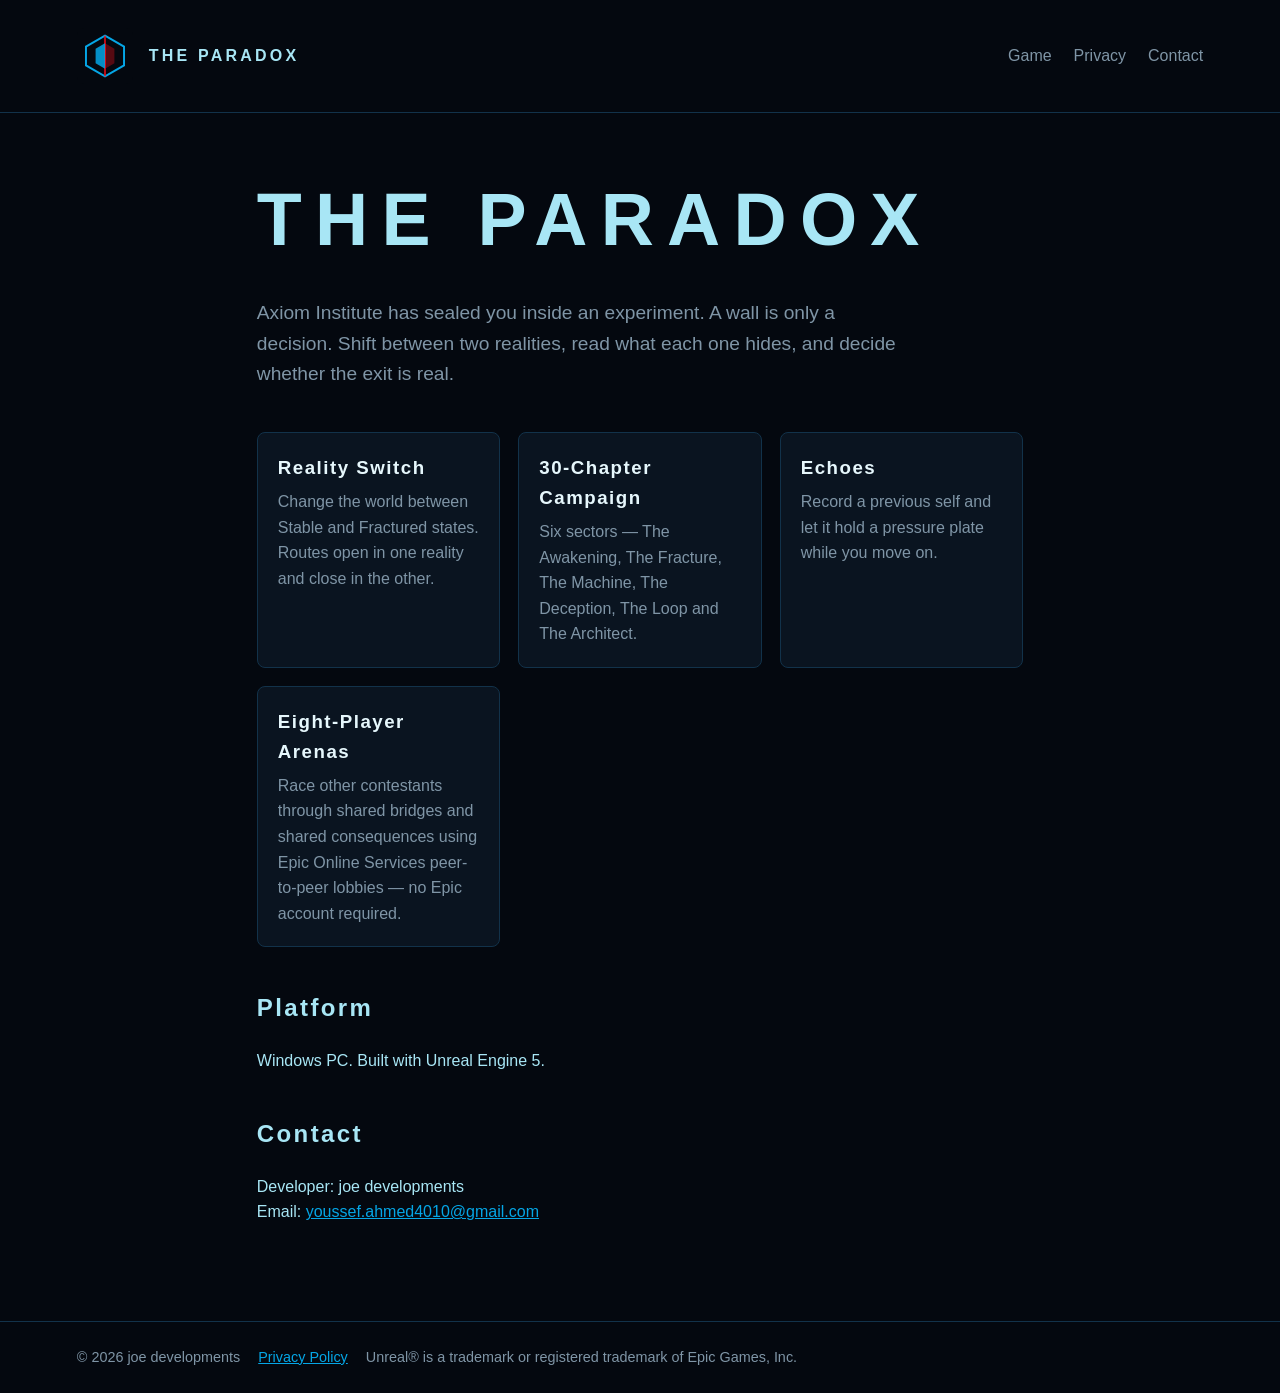
<file: index.html>
<!doctype html>
<html lang="en">
<head>
<meta charset="utf-8">
<meta name="viewport" content="width=device-width,initial-scale=1">
<title>THE PARADOX — joe developments</title>
<meta name="description" content="THE PARADOX is a first-person reality-switching puzzle game by joe developments: a 30-chapter campaign and eight-player competitive arenas.">
<link rel="icon" href="logo.svg" type="image/svg+xml">
<link rel="stylesheet" href="style.css">
</head>
<body>
<header>
  <img src="logo.svg" alt="THE PARADOX logo">
  <span class="brand">THE PARADOX</span>
  <nav><a href="index.html">Game</a><a href="privacy.html">Privacy</a><a href="#contact">Contact</a></nav>
</header>
<main>
  <section class="hero">
    <h1>THE PARADOX</h1>
    <p class="lead">Axiom Institute has sealed you inside an experiment. A wall is only a decision. Shift between two realities, read what each one hides, and decide whether the exit is real.</p>
  </section>

  <section class="grid">
    <div class="card"><h3>Reality Switch</h3><p>Change the world between Stable and Fractured states. Routes open in one reality and close in the other.</p></div>
    <div class="card"><h3>30-Chapter Campaign</h3><p>Six sectors — The Awakening, The Fracture, The Machine, The Deception, The Loop and The Architect.</p></div>
    <div class="card"><h3>Echoes</h3><p>Record a previous self and let it hold a pressure plate while you move on.</p></div>
    <div class="card"><h3>Eight-Player Arenas</h3><p>Race other contestants through shared bridges and shared consequences using Epic Online Services peer-to-peer lobbies — no Epic account required.</p></div>
  </section>

  <h2>Platform</h2>
  <p>Windows PC. Built with Unreal Engine 5.</p>

  <h2 id="contact">Contact</h2>
  <p>Developer: joe developments<br>
  Email: <a href="mailto:youssef.ahmed4010@gmail.com">youssef.ahmed4010@gmail.com</a></p>
</main>
<footer>
  <span>&copy; 2026 joe developments</span>
  <a href="privacy.html">Privacy Policy</a>
  <span>Unreal&reg; is a trademark or registered trademark of Epic Games, Inc.</span>
</footer>
</body>
</html>
</file>
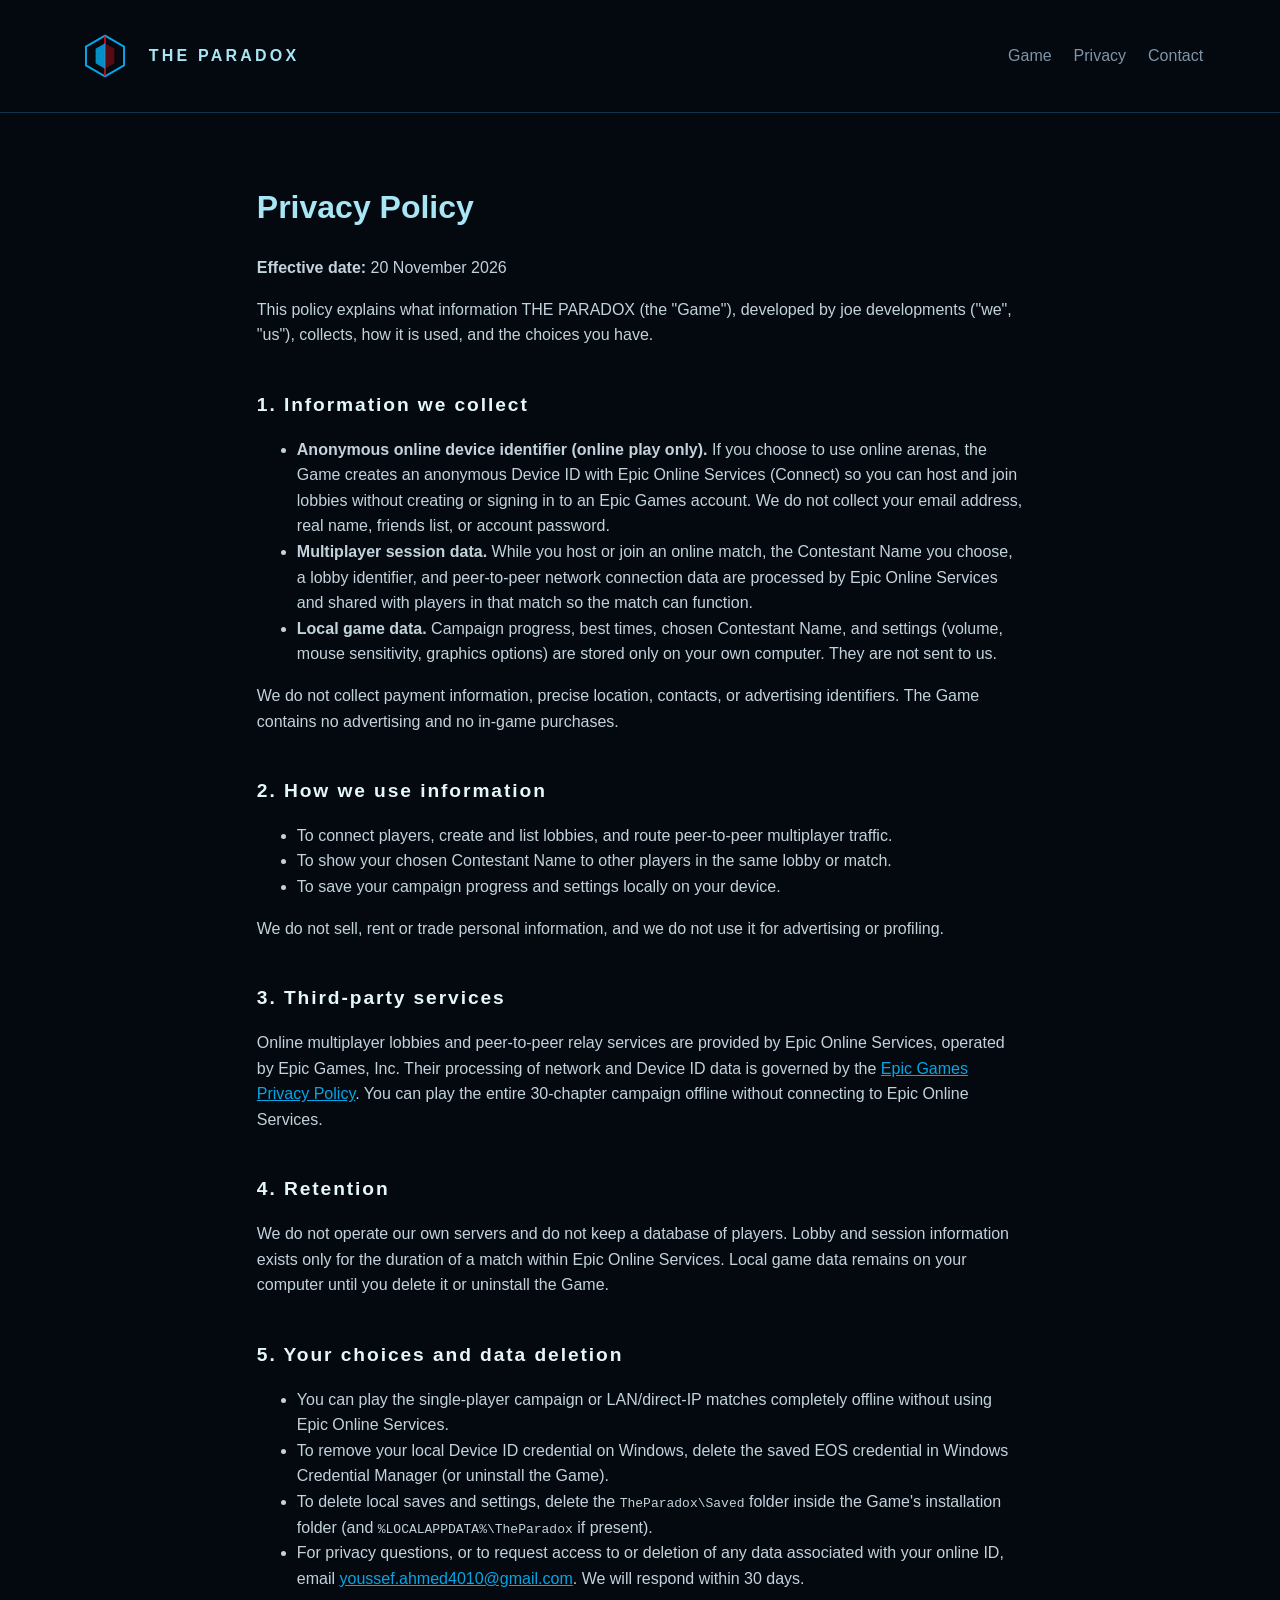
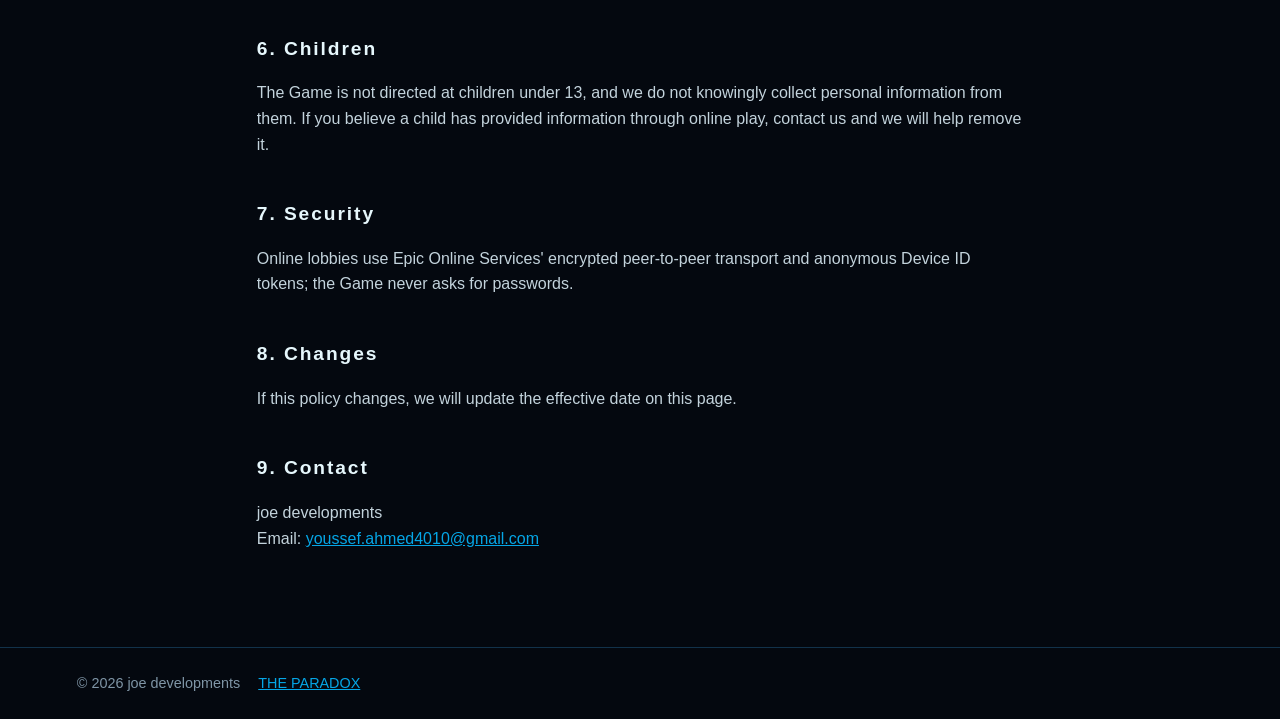
<file: privacy.html>
<!doctype html>
<html lang="en">
<head>
<meta charset="utf-8">
<meta name="viewport" content="width=device-width,initial-scale=1">
<title>Privacy Policy — THE PARADOX</title>
<link rel="icon" href="logo.svg" type="image/svg+xml">
<link rel="stylesheet" href="style.css">
</head>
<body>
<header>
  <img src="logo.svg" alt="THE PARADOX logo">
  <span class="brand">THE PARADOX</span>
  <nav><a href="index.html">Game</a><a href="privacy.html">Privacy</a><a href="index.html#contact">Contact</a></nav>
</header>
<main class="policy">
  <h1>Privacy Policy</h1>
  <p><strong>Effective date:</strong> 20 November 2026</p>
  <p>This policy explains what information THE PARADOX (the "Game"), developed by joe developments ("we", "us"), collects, how it is used, and the choices you have.</p>

  <h2>1. Information we collect</h2>
  <ul>
    <li><strong>Anonymous online device identifier (online play only).</strong> If you choose to use online arenas, the Game creates an anonymous Device ID with Epic Online Services (Connect) so you can host and join lobbies without creating or signing in to an Epic Games account. We do not collect your email address, real name, friends list, or account password.</li>
    <li><strong>Multiplayer session data.</strong> While you host or join an online match, the Contestant Name you choose, a lobby identifier, and peer-to-peer network connection data are processed by Epic Online Services and shared with players in that match so the match can function.</li>
    <li><strong>Local game data.</strong> Campaign progress, best times, chosen Contestant Name, and settings (volume, mouse sensitivity, graphics options) are stored only on your own computer. They are not sent to us.</li>
  </ul>
  <p>We do not collect payment information, precise location, contacts, or advertising identifiers. The Game contains no advertising and no in-game purchases.</p>

  <h2>2. How we use information</h2>
  <ul>
    <li>To connect players, create and list lobbies, and route peer-to-peer multiplayer traffic.</li>
    <li>To show your chosen Contestant Name to other players in the same lobby or match.</li>
    <li>To save your campaign progress and settings locally on your device.</li>
  </ul>
  <p>We do not sell, rent or trade personal information, and we do not use it for advertising or profiling.</p>

  <h2>3. Third-party services</h2>
  <p>Online multiplayer lobbies and peer-to-peer relay services are provided by Epic Online Services, operated by Epic Games, Inc. Their processing of network and Device ID data is governed by the <a href="https://www.epicgames.com/site/privacypolicy" rel="noopener">Epic Games Privacy Policy</a>. You can play the entire 30-chapter campaign offline without connecting to Epic Online Services.</p>

  <h2>4. Retention</h2>
  <p>We do not operate our own servers and do not keep a database of players. Lobby and session information exists only for the duration of a match within Epic Online Services. Local game data remains on your computer until you delete it or uninstall the Game.</p>

  <h2>5. Your choices and data deletion</h2>
  <ul>
    <li>You can play the single-player campaign or LAN/direct-IP matches completely offline without using Epic Online Services.</li>
    <li>To remove your local Device ID credential on Windows, delete the saved EOS credential in Windows Credential Manager (or uninstall the Game).</li>
    <li>To delete local saves and settings, delete the <code>TheParadox\Saved</code> folder inside the Game's installation folder (and <code>%LOCALAPPDATA%\TheParadox</code> if present).</li>
    <li>For privacy questions, or to request access to or deletion of any data associated with your online ID, email <a href="mailto:youssef.ahmed4010@gmail.com">youssef.ahmed4010@gmail.com</a>. We will respond within 30 days.</li>
  </ul>

  <h2>6. Children</h2>
  <p>The Game is not directed at children under 13, and we do not knowingly collect personal information from them. If you believe a child has provided information through online play, contact us and we will help remove it.</p>

  <h2>7. Security</h2>
  <p>Online lobbies use Epic Online Services' encrypted peer-to-peer transport and anonymous Device ID tokens; the Game never asks for passwords.</p>

  <h2>8. Changes</h2>
  <p>If this policy changes, we will update the effective date on this page.</p>

  <h2>9. Contact</h2>
  <p>joe developments<br>Email: <a href="mailto:youssef.ahmed4010@gmail.com">youssef.ahmed4010@gmail.com</a></p>
</main>
<footer>
  <span>&copy; 2026 joe developments</span>
  <a href="index.html">THE PARADOX</a>
</footer>
</body>
</html>
</file>
<file: style.css>
:root{--bg:#04080f;--panel:#0a1420;--ink:#a8e6f5;--muted:#7f95a6;--cyan:#05a6e6;--red:#f20e1a}
*{box-sizing:border-box}
body{margin:0;background:var(--bg);color:var(--ink);font-family:Segoe UI,Roboto,Arial,sans-serif;line-height:1.6}
a{color:var(--cyan)}
header{padding:28px 6vw;display:flex;align-items:center;gap:16px;border-bottom:1px solid #12324a}
header img{width:56px;height:56px}
header .brand{font-weight:700;letter-spacing:.2em}
nav{margin-left:auto;display:flex;gap:22px}
nav a{text-decoration:none;color:var(--muted)}
nav a:hover{color:var(--ink)}
main{max-width:920px;margin:0 auto;padding:48px 6vw 80px}
.hero h1{font-size:clamp(2.4rem,7vw,4.6rem);letter-spacing:.18em;margin:0 0 12px}
.hero p.lead{font-size:1.2rem;color:var(--muted);max-width:640px}
.grid{display:grid;grid-template-columns:repeat(auto-fit,minmax(240px,1fr));gap:18px;margin:42px 0}
.card{background:var(--panel);border:1px solid #12324a;border-radius:8px;padding:20px}
.card h3{margin:0 0 6px;color:#e6f7fc;letter-spacing:.08em}
.card p{margin:0;color:var(--muted)}
h2{letter-spacing:.1em;margin-top:42px}
.policy h2{font-size:1.2rem;color:#e6f7fc}
.policy p,.policy li{color:#c3d3dc}
footer{border-top:1px solid #12324a;padding:24px 6vw;color:var(--muted);font-size:.9rem;display:flex;flex-wrap:wrap;gap:18px}
</file>
